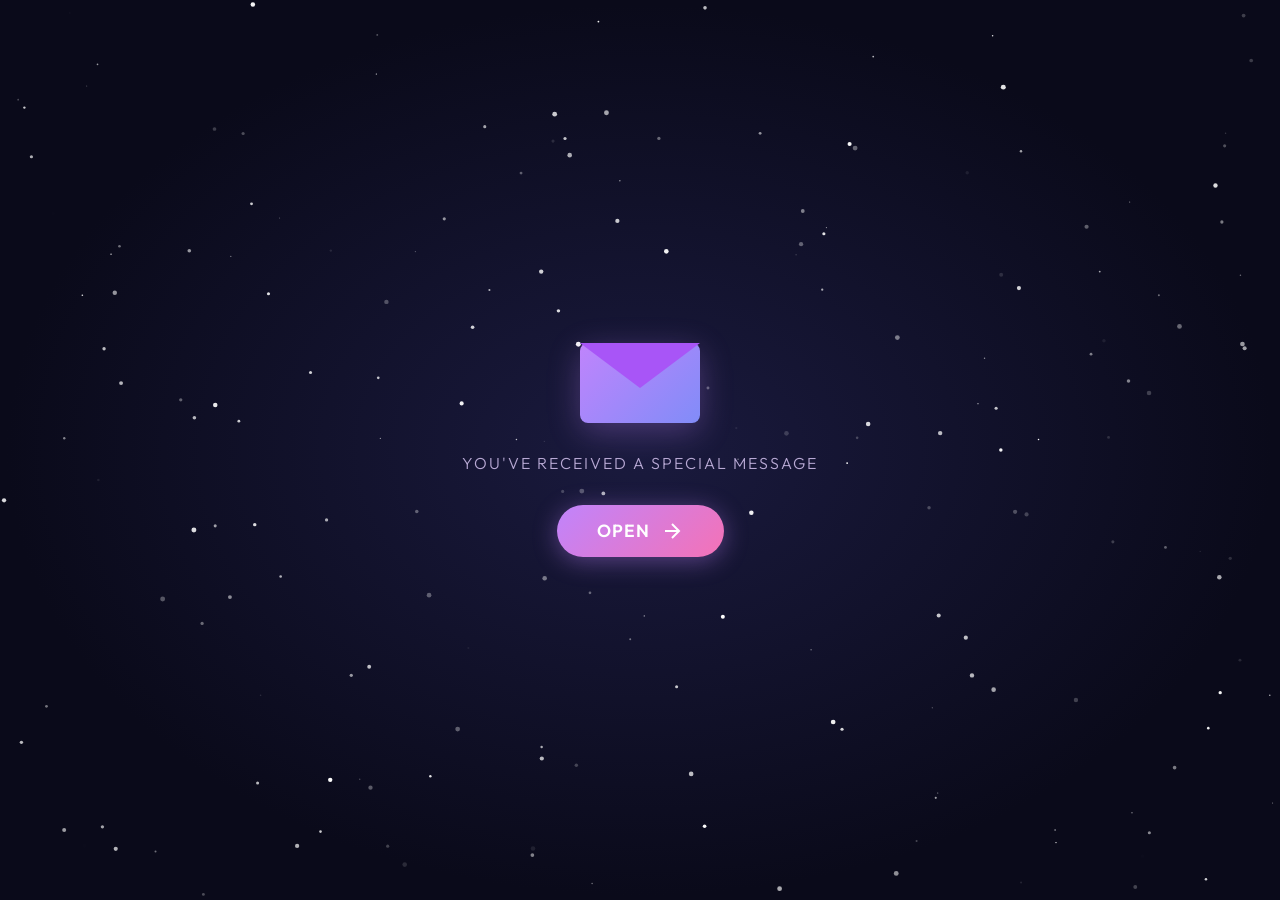
<file: index.html>
<!DOCTYPE html>
<html lang="en">

<head>
    <title>Happy Birthday Pranjal 🎂</title>
    <meta charset="utf-8">
    <meta name="viewport" content="width=device-width, initial-scale=1.0">
    <meta name="description" content="A special birthday wish for Pranjal">
    <link rel="preconnect" href="https://fonts.googleapis.com">
    <link rel="preconnect" href="https://fonts.gstatic.com" crossorigin>
    <link
        href="https://fonts.googleapis.com/css2?family=Great+Vibes&family=Outfit:wght@300;400;500;600;700&family=Playfair+Display:ital,wght@0,400;0,700;1,400&display=swap"
        rel="stylesheet">
    <link rel="stylesheet" href="style.css">
</head>

<body>
    <!-- Landing / Start Screen -->
    <div id="landing-screen">
        <canvas id="stars-canvas"></canvas>
        <div class="landing-content">
            <div class="envelope" id="envelope">
                <div class="envelope-flap"></div>
                <div class="envelope-body">
                    <div class="envelope-letter"></div>
                </div>
            </div>
            <p class="landing-subtitle">You've received a special message</p>
            <button id="start-btn">
                <span>Open</span>
                <svg width="24" height="24" viewBox="0 0 24 24" fill="none" stroke="currentColor" stroke-width="2">
                    <path d="M5 12h14M12 5l7 7-7 7" />
                </svg>
            </button>
        </div>
    </div>

    <!-- Main Birthday Content -->
    <div id="main-content" class="hidden">
        <canvas id="confetti-canvas"></canvas>

        <!-- Floating particles -->
        <div id="particles"></div>

        <!-- Hero Section -->
        <section class="hero-section">
            <div class="glow-orb orb-1"></div>
            <div class="glow-orb orb-2"></div>
            <div class="glow-orb orb-3"></div>

            <div class="hero-text-container">
                <p class="hero-pre-text animate-fade-up">✨ Today is special ✨</p>
                <h1 class="hero-title animate-fade-up delay-1">
                    Happy Birthday
                </h1>
                <h2 class="hero-name animate-fade-up delay-2">Pranjal</h2>
                <div class="divider animate-fade-up delay-3">
                    <span class="divider-star">⭐</span>
                </div>
            </div>
        </section>

        <!-- Message Section -->
        <section class="message-section">
            <div class="message-card animate-on-scroll">
                <div class="card-glow"></div>
                <div class="message-icon">💌</div>
                <div id="typewriter-container">
                    <p id="typewriter-text"></p>
                    <span class="cursor">|</span>
                </div>
            </div>
        </section>

        <!-- Wishes Section -->
        <section class="wishes-section">
            <h3 class="section-title animate-on-scroll">Wishing You</h3>
            <div class="wishes-grid">
                <div class="wish-card animate-on-scroll" style="--delay: 0.1s">
                    <div class="wish-icon">🌟</div>
                    <h4>Endless Joy</h4>
                    <p>May every moment bring you pure happiness and laughter</p>
                </div>
                <div class="wish-card animate-on-scroll" style="--delay: 0.2s">
                    <div class="wish-icon">💫</div>
                    <h4>Big Dreams</h4>
                    <p>May all your dreams and aspirations come true this year</p>
                </div>
                <div class="wish-card animate-on-scroll" style="--delay: 0.3s">
                    <div class="wish-icon">❤️</div>
                    <h4>Love & Peace</h4>
                    <p>May you be surrounded by love and warmth always</p>
                </div>
                <div class="wish-card animate-on-scroll" style="--delay: 0.4s">
                    <div class="wish-icon">🎯</div>
                    <h4>Great Success</h4>
                    <p>May success follow you in everything you do</p>
                </div>
            </div>
        </section>

        <!-- Cake Section -->
        <section class="cake-section">
            <div class="cake-container animate-on-scroll">
                <div class="cake-glow"></div>
                <img src="img/cake.gif" alt="Birthday Cake" class="cake-img">
                <p class="cake-text">Make a wish & blow the candles! 🕯️</p>
            </div>
        </section>

        <!-- Footer -->
        <footer class="birthday-footer">
            <div class="footer-stars"></div>
            <!-- <p class="footer-text">
                Made with <span class="heart">❤️</span> just for you
            </p> -->
            <p class="footer-name">Happy Birthday Pranjal! 🎉</p>
        </footer>
    </div>

    <!-- Audio -->
    <audio id="bg-music" loop>
        <source src="music.mp3" type="audio/mpeg">
    </audio>

    <!-- Music Toggle -->
    <button id="music-toggle" class="hidden" title="Toggle Music">
        <svg id="music-on-icon" width="24" height="24" viewBox="0 0 24 24" fill="currentColor" style="display:none;">
            <path
                d="M3 9v6h4l5 5V4L7 9H3zm13.5 3c0-1.77-1.02-3.29-2.5-4.03v8.05c1.48-.73 2.5-2.25 2.5-4.02zM14 3.23v2.06c2.89.86 5 3.54 5 6.71s-2.11 5.85-5 6.71v2.06c4.01-.91 7-4.49 7-8.77s-2.99-7.86-7-8.77z" />
        </svg>
        <svg id="music-off-icon" width="24" height="24" viewBox="0 0 24 24" fill="currentColor">
            <path
                d="M16.5 12c0-1.77-1.02-3.29-2.5-4.03v2.21l2.45 2.45c.03-.2.05-.41.05-.63zm2.5 0c0 .94-.2 1.82-.54 2.64l1.51 1.51C20.63 14.91 21 13.5 21 12c0-4.28-2.99-7.86-7-8.77v2.06c2.89.86 5 3.54 5 6.71zM4.27 3L3 4.27 7.73 9H3v6h4l5 5v-6.73l4.25 4.25c-.67.52-1.42.93-2.25 1.18v2.06c1.38-.31 2.63-.95 3.69-1.81L19.73 21 21 19.73l-9-9L4.27 3zM12 4L9.91 6.09 12 8.18V4z" />
        </svg>
    </button>

    <script src="js/jquery.min.js"></script>
    <script>
        // ===== CONFIGURATION =====
        const BIRTHDAY_NAME = "Pranjal";
        const MESSAGES = [
            `Dear ${BIRTHDAY_NAME},`,
            "Wishing you the most amazing birthday filled with love, laughter, and all the things that make you happiest.",
            "May this new year of your life bring incredible adventures, beautiful memories, and dreams fulfilled.",
            "You deserve nothing but the best. Cheers to you! 🥂"
        ];

        // ===== STARS CANVAS (Landing) =====
        function initStars() {
            const canvas = document.getElementById('stars-canvas');
            const ctx = canvas.getContext('2d');
            let stars = [];

            function resize() {
                canvas.width = window.innerWidth;
                canvas.height = window.innerHeight;
            }
            resize();
            window.addEventListener('resize', resize);

            for (let i = 0; i < 200; i++) {
                stars.push({
                    x: Math.random() * canvas.width,
                    y: Math.random() * canvas.height,
                    size: Math.random() * 2 + 0.5,
                    speed: Math.random() * 0.5 + 0.1,
                    opacity: Math.random(),
                    flickerSpeed: Math.random() * 0.02 + 0.005
                });
            }

            function drawStars() {
                ctx.clearRect(0, 0, canvas.width, canvas.height);
                stars.forEach(star => {
                    star.opacity += star.flickerSpeed;
                    if (star.opacity > 1 || star.opacity < 0.2) star.flickerSpeed *= -1;
                    ctx.beginPath();
                    ctx.arc(star.x, star.y, star.size, 0, Math.PI * 2);
                    ctx.fillStyle = `rgba(255, 255, 255, ${star.opacity})`;
                    ctx.fill();
                });
                requestAnimationFrame(drawStars);
            }
            drawStars();
        }

        // ===== CONFETTI SYSTEM =====
        function initConfetti() {
            const canvas = document.getElementById('confetti-canvas');
            const ctx = canvas.getContext('2d');
            let particles = [];
            const colors = ['#ff6b6b', '#ffd93d', '#6bcb77', '#4d96ff', '#ff6eb4', '#c084fc', '#fbbf24', '#34d399'];

            function resize() {
                canvas.width = window.innerWidth;
                canvas.height = window.innerHeight;
            }
            resize();
            window.addEventListener('resize', resize);

            function createBurst(count = 150) {
                for (let i = 0; i < count; i++) {
                    const angle = (Math.PI * 2 * i) / count;
                    const velocity = Math.random() * 8 + 4;
                    particles.push({
                        x: canvas.width / 2,
                        y: canvas.height / 2,
                        vx: Math.cos(angle) * velocity * (Math.random() * 0.5 + 0.75),
                        vy: Math.sin(angle) * velocity * (Math.random() * 0.5 + 0.75) - 3,
                        color: colors[Math.floor(Math.random() * colors.length)],
                        size: Math.random() * 8 + 3,
                        rotation: Math.random() * 360,
                        rotationSpeed: Math.random() * 10 - 5,
                        gravity: 0.12,
                        drag: 0.98,
                        opacity: 1,
                        fadeSpeed: Math.random() * 0.008 + 0.003,
                        shape: Math.random() > 0.5 ? 'rect' : 'circle'
                    });
                }
            }

            function continuousConfetti() {
                for (let i = 0; i < 3; i++) {
                    particles.push({
                        x: Math.random() * canvas.width,
                        y: -10,
                        vx: Math.random() * 2 - 1,
                        vy: Math.random() * 2 + 1,
                        color: colors[Math.floor(Math.random() * colors.length)],
                        size: Math.random() * 6 + 2,
                        rotation: Math.random() * 360,
                        rotationSpeed: Math.random() * 6 - 3,
                        gravity: 0.04,
                        drag: 0.99,
                        opacity: 1,
                        fadeSpeed: 0.001,
                        shape: Math.random() > 0.5 ? 'rect' : 'circle'
                    });
                }
            }

            let stopContinuous = false;
            setTimeout(() => stopContinuous = true, 3000); // Stop continuous confetti after 5 seconds

            function animate() {
                ctx.clearRect(0, 0, canvas.width, canvas.height);
                if (!stopContinuous) {
                    continuousConfetti();
                }

                particles = particles.filter(p => p.opacity > 0 && p.y < canvas.height + 50);

                particles.forEach(p => {
                    p.vy += p.gravity;
                    p.vx *= p.drag;
                    p.vy *= p.drag;
                    p.x += p.vx;
                    p.y += p.vy;
                    p.rotation += p.rotationSpeed;
                    if (p.y > canvas.height * 0.7) p.opacity -= p.fadeSpeed * 3;

                    ctx.save();
                    ctx.translate(p.x, p.y);
                    ctx.rotate((p.rotation * Math.PI) / 180);
                    ctx.globalAlpha = p.opacity;
                    ctx.fillStyle = p.color;

                    if (p.shape === 'rect') {
                        ctx.fillRect(-p.size / 2, -p.size / 4, p.size, p.size / 2);
                    } else {
                        ctx.beginPath();
                        ctx.arc(0, 0, p.size / 2, 0, Math.PI * 2);
                        ctx.fill();
                    }
                    ctx.restore();
                });

                requestAnimationFrame(animate);
            }

            // Initial burst
            setTimeout(() => createBurst(200), 500);
            setTimeout(() => createBurst(100), 1500);
            setTimeout(() => createBurst(80), 2800);
            animate();
        }

        // ===== FLOATING PARTICLES =====
        function createFloatingParticles() {
            const container = document.getElementById('particles');
            const emojis = ['✨', '⭐', '🌟', '💫', '🎂', '🎁', '🎈', '🎀', '💖'];

            const particleInterval = setInterval(() => {
                const particle = document.createElement('div');
                particle.className = 'floating-particle';
                particle.textContent = emojis[Math.floor(Math.random() * emojis.length)];
                particle.style.left = Math.random() * 100 + '%';
                particle.style.animationDuration = (Math.random() * 4 + 6) + 's';
                particle.style.fontSize = (Math.random() * 16 + 12) + 'px';
                particle.style.opacity = Math.random() * 0.6 + 0.3;
                container.appendChild(particle);
                setTimeout(() => particle.remove(), 10000);
            }, 600);

            // Stop generating floating particles after 8 seconds
            setTimeout(() => clearInterval(particleInterval), 3000);
        }

        // ===== TYPEWRITER EFFECT =====
        function typeWriter(element, messages, msgIndex = 0, charIndex = 0) {
            if (msgIndex >= messages.length) return;

            const currentMsg = messages[msgIndex];

            if (charIndex === 0 && msgIndex > 0) {
                element.innerHTML += '<br><br>';
            }

            if (charIndex < currentMsg.length) {
                element.innerHTML += currentMsg.charAt(charIndex);
                setTimeout(() => typeWriter(element, messages, msgIndex, charIndex + 1), 40);
            } else {
                setTimeout(() => typeWriter(element, messages, msgIndex + 1, 0), 800);
            }
        }

        // ===== SCROLL ANIMATIONS =====
        function initScrollAnimations() {
            const observer = new IntersectionObserver((entries) => {
                entries.forEach(entry => {
                    if (entry.isIntersecting) {
                        entry.target.classList.add('visible');
                        observer.unobserve(entry.target);
                    }
                });
            }, { threshold: 0.15 });

            document.querySelectorAll('.animate-on-scroll').forEach(el => observer.observe(el));
        }

        // ===== MUSIC CONTROL =====
        const music = document.getElementById('bg-music');
        const musicToggle = document.getElementById('music-toggle');
        const musicOnIcon = document.getElementById('music-on-icon');
        const musicOffIcon = document.getElementById('music-off-icon');
        let isMusicPlaying = false;

        musicToggle.addEventListener('click', () => {
            if (isMusicPlaying) {
                music.pause();
                musicOnIcon.style.display = 'none';
                musicOffIcon.style.display = 'block';
            } else {
                music.play();
                musicOnIcon.style.display = 'block';
                musicOffIcon.style.display = 'none';
            }
            isMusicPlaying = !isMusicPlaying;
        });

        // ===== START EXPERIENCE =====
        initStars();

        document.getElementById('start-btn').addEventListener('click', () => {
            const landing = document.getElementById('landing-screen');
            const main = document.getElementById('main-content');

            landing.classList.add('fade-out');

            setTimeout(() => {
                landing.style.display = 'none';
                main.classList.remove('hidden');
                main.classList.add('fade-in');
                musicToggle.classList.remove('hidden');

                // Start music
                music.play().then(() => {
                    isMusicPlaying = true;
                    musicOnIcon.style.display = 'block';
                    musicOffIcon.style.display = 'none';
                }).catch(() => { });

                // Start effects
                initConfetti();
                createFloatingParticles();
                initScrollAnimations();

                // Start typewriter after a delay
                setTimeout(() => {
                    typeWriter(document.getElementById('typewriter-text'), MESSAGES);
                }, 1500);

            }, 800);
        });
    </script>
</body>

</html>
</file>
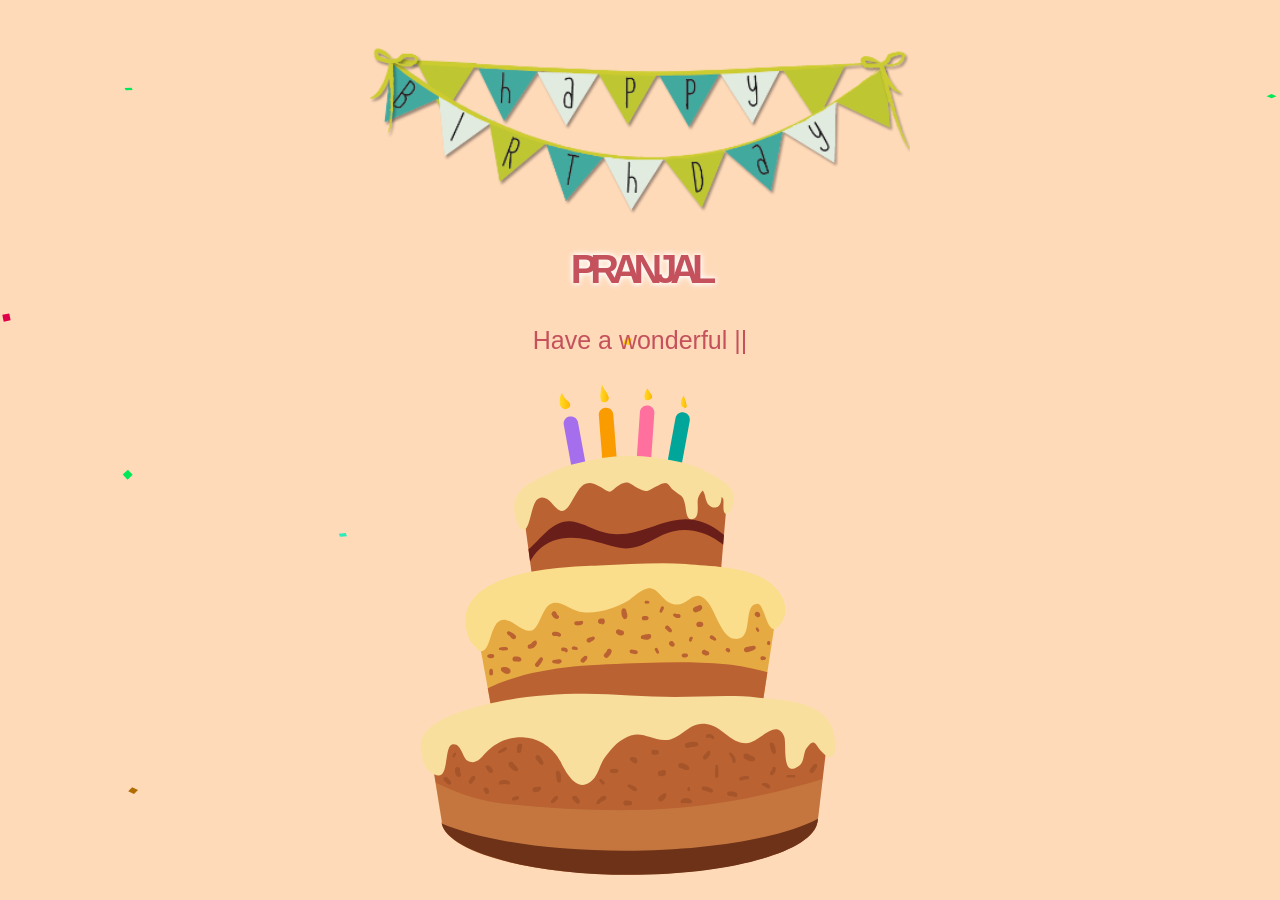
<file: Happy Birthday.html>
<html class="gr__localhost"><head>
<meta http-equiv="content-type" content="text/html; charset=UTF-8">
    <title>Happy Birthday</title>
    <meta charset="utf-8">
    <meta name="viewport" content="width=device-width, initial-scale=1.0">
    
    
<link rel="stylesheet" href="Happy%20Birthday_files/bootstrap.css"><link rel="stylesheet" href="Happy%20Birthday_files/style.css"></head>

<body data-gr-c-s-loaded="true">
    <div>
        <div class="container">
            <div>
                <div class="row">
                    <div class="loader" style="display: none;">
                        <button id="play">Start</button>
                    </div>
                </div>
            </div>
        </div>
    </div>
    <audio class="song" controls="controls" loop="">
        <source src="Happy%20Birthday_files/music.mp3">
        
        Your browser isn't invited for super fun audio time.
    </audio>

    <canvas id="confetti" width="438" height="726"></canvas>
    <div class="container pt-5">
        <div class="row">
            <div class="col-12 col-xl-6 mx-auto">
                <img src="Happy%20Birthday_files/banner.png" alt="">
            </div>
            <div class="col-12  text-center">
                <div id="name" class="area">Pranjal</div>
            </div>

            <div class="col-12 text-center">
                <div class="type-wrap">
                    <div id="typed-strings" class="typing" style="display: none;">
                        <h2>Happy Birthday <i id="nae">Pranjal</i></h2>
                        <h2>Have a wonderful day</h2>
                        <h2>Filled with joy and happiness.</h2>
                    </div>
                    <span id="typed" style="white-space:pre;">Happy Birthday <i id="nae">Pranjal</i></span><span class="typed-cursor">|</span>
                </div>
            </div>

            <div class="col-12 col-xl-6 mx-auto">
                <img src="Happy%20Birthday_files/cake.svg" alt="">
            </div>
        </div>

    </div>
    <img src="Happy%20Birthday_files/Balloon-Border.png" class="balloon-border" style="top: -500px;" width="100%">


<!-- Code injected by live-server -->
<script type="text/javascript">
	// <![CDATA[  <-- For SVG support
	if ('WebSocket' in window) {
		(function () {
			function refreshCSS() {
				var sheets = [].slice.call(document.getElementsByTagName("link"));
				var head = document.getElementsByTagName("head")[0];
				for (var i = 0; i < sheets.length; ++i) {
					var elem = sheets[i];
					var parent = elem.parentElement || head;
					parent.removeChild(elem);
					var rel = elem.rel;
					if (elem.href && typeof rel != "string" || rel.length == 0 || rel.toLowerCase() == "stylesheet") {
						var url = elem.href.replace(/(&|\?)_cacheOverride=\d+/, '');
						elem.href = url + (url.indexOf('?') >= 0 ? '&' : '?') + '_cacheOverride=' + (new Date().valueOf());
					}
					parent.appendChild(elem);
				}
			}
			var protocol = window.location.protocol === 'http:' ? 'ws://' : 'wss://';
			var address = protocol + window.location.host + window.location.pathname + '/ws';
			var socket = new WebSocket(address);
			socket.onmessage = function (msg) {
				if (msg.data == 'reload') window.location.reload();
				else if (msg.data == 'refreshcss') refreshCSS();
			};
			if (sessionStorage && !sessionStorage.getItem('IsThisFirstTime_Log_From_LiveServer')) {
				console.log('Live reload enabled.');
				sessionStorage.setItem('IsThisFirstTime_Log_From_LiveServer', true);
			}
		})();
	}
	else {
		console.error('Upgrade your browser. This Browser is NOT supported WebSocket for Live-Reloading.');
	}
	// ]]>
</script>
<script src="Happy%20Birthday_files/snowflakes.js"></script>
<script src="Happy%20Birthday_files/jquery.js"></script>
<script src="Happy%20Birthday_files/typed.js"></script>
<script src="Happy%20Birthday_files/script.js"></script><style type="text/css" data-typed-js-css="true">
        .typed-cursor{
          opacity: 1;
        }
        .typed-cursor.typed-cursor--blink{
          animation: typedjsBlink 0.7s infinite;
          -webkit-animation: typedjsBlink 0.7s infinite;
                  animation: typedjsBlink 0.7s infinite;
        }
        @keyframes typedjsBlink{
          50% { opacity: 0.0; }
        }
        @-webkit-keyframes typedjsBlink{
          0% { opacity: 1; }
          50% { opacity: 0.0; }
          100% { opacity: 1; }
        }
      </style>
<script>

</script>

</body><span class="gr__tooltip"><span class="gr__tooltip-content"></span><i class="gr__tooltip-logo"></i><span class="gr__triangle"></span></span></html>
</file>
<file: style.css>
/* ===== CSS RESET & BASE ===== */
*, *::before, *::after {
    margin: 0;
    padding: 0;
    box-sizing: border-box;
}

:root {
    --bg-primary: #0a0a1a;
    --bg-secondary: #111128;
    --bg-card: rgba(255, 255, 255, 0.04);
    --bg-card-hover: rgba(255, 255, 255, 0.08);
    --text-primary: #f0e6ff;
    --text-secondary: #b8a9d4;
    --text-muted: #7a6b96;
    --accent-1: #c084fc;
    --accent-2: #818cf8;
    --accent-3: #f472b6;
    --accent-4: #fbbf24;
    --gold: #ffd700;
    --glass-border: rgba(255, 255, 255, 0.08);
    --glow-purple: rgba(192, 132, 252, 0.3);
    --glow-pink: rgba(244, 114, 182, 0.3);
}

html {
    scroll-behavior: smooth;
}

body {
    font-family: 'Outfit', sans-serif;
    background: var(--bg-primary);
    color: var(--text-primary);
    overflow-x: hidden;
    min-height: 100vh;
    line-height: 1.6;
}

.hidden {
    display: none !important;
}

/* ===== LANDING SCREEN ===== */
#landing-screen {
    position: fixed;
    top: 0;
    left: 0;
    width: 100%;
    height: 100%;
    background: radial-gradient(ellipse at center, #1a1a3e 0%, #0a0a1a 70%);
    display: flex;
    align-items: center;
    justify-content: center;
    z-index: 1000;
    transition: opacity 0.8s ease, transform 0.8s ease;
}

#landing-screen.fade-out {
    opacity: 0;
    transform: scale(1.1);
    pointer-events: none;
}

#stars-canvas {
    position: absolute;
    top: 0;
    left: 0;
    width: 100%;
    height: 100%;
}

.landing-content {
    position: relative;
    z-index: 10;
    text-align: center;
    display: flex;
    flex-direction: column;
    align-items: center;
    gap: 28px;
}

/* Envelope Animation */
.envelope {
    width: 120px;
    height: 80px;
    position: relative;
    cursor: pointer;
    animation: envelopeFloat 3s ease-in-out infinite;
}

.envelope-body {
    width: 120px;
    height: 80px;
    background: linear-gradient(135deg, #c084fc, #818cf8);
    border-radius: 8px;
    position: relative;
    display: flex;
    align-items: center;
    justify-content: center;
    box-shadow: 0 8px 32px rgba(192, 132, 252, 0.3);
}

.envelope-flap {
    position: absolute;
    top: 0;
    left: 0;
    width: 0;
    height: 0;
    border-left: 60px solid transparent;
    border-right: 60px solid transparent;
    border-top: 45px solid #a855f7;
    z-index: 2;
    transform-origin: top;
    animation: flapOpen 2s ease-in-out infinite alternate;
}

.envelope-letter {
    font-size: 32px;
    animation: letterPeek 2s ease-in-out infinite alternate;
}

@keyframes envelopeFloat {
    0%, 100% { transform: translateY(0); }
    50% { transform: translateY(-10px); }
}

@keyframes flapOpen {
    0% { transform: rotateX(0deg); }
    100% { transform: rotateX(30deg); }
}

@keyframes letterPeek {
    0% { transform: translateY(0); }
    100% { transform: translateY(-8px); }
}

.landing-subtitle {
    font-size: 1rem;
    color: var(--text-secondary);
    letter-spacing: 2px;
    text-transform: uppercase;
    font-weight: 300;
}

#start-btn {
    display: flex;
    align-items: center;
    gap: 10px;
    padding: 14px 40px;
    background: linear-gradient(135deg, var(--accent-1), var(--accent-3));
    color: white;
    border: none;
    border-radius: 50px;
    font-family: 'Outfit', sans-serif;
    font-size: 1.1rem;
    font-weight: 600;
    letter-spacing: 1px;
    cursor: pointer;
    transition: all 0.3s ease;
    box-shadow: 0 4px 24px rgba(192, 132, 252, 0.4);
    text-transform: uppercase;
}

#start-btn:hover {
    transform: translateY(-2px) scale(1.05);
    box-shadow: 0 8px 40px rgba(192, 132, 252, 0.6);
}

#start-btn:active {
    transform: translateY(0) scale(0.98);
}

/* ===== MAIN CONTENT ===== */
#main-content {
    position: relative;
    min-height: 100vh;
}

#main-content.fade-in {
    animation: fadeIn 1s ease forwards;
}

@keyframes fadeIn {
    from { opacity: 0; }
    to { opacity: 1; }
}

#confetti-canvas {
    position: fixed;
    top: 0;
    left: 0;
    width: 100%;
    height: 100%;
    pointer-events: none;
    z-index: 100;
}

/* ===== FLOATING PARTICLES ===== */
#particles {
    position: fixed;
    top: 0;
    left: 0;
    width: 100%;
    height: 100%;
    pointer-events: none;
    z-index: 50;
    overflow: hidden;
}

.floating-particle {
    position: absolute;
    bottom: -30px;
    animation: floatUp linear forwards;
    pointer-events: none;
}

@keyframes floatUp {
    0% {
        transform: translateY(0) rotate(0deg) scale(1);
        opacity: 0;
    }
    10% {
        opacity: 1;
    }
    90% {
        opacity: 0.6;
    }
    100% {
        transform: translateY(-110vh) rotate(360deg) scale(0.5);
        opacity: 0;
    }
}

/* ===== HERO SECTION ===== */
.hero-section {
    min-height: 100vh;
    display: flex;
    align-items: center;
    justify-content: center;
    position: relative;
    overflow: hidden;
    padding: 40px 20px;
}

.glow-orb {
    position: absolute;
    border-radius: 50%;
    filter: blur(80px);
    opacity: 0.4;
    animation: orbFloat 8s ease-in-out infinite;
}

.orb-1 {
    width: 400px;
    height: 400px;
    background: var(--glow-purple);
    top: -100px;
    right: -100px;
    animation-delay: 0s;
}

.orb-2 {
    width: 300px;
    height: 300px;
    background: var(--glow-pink);
    bottom: -50px;
    left: -50px;
    animation-delay: -3s;
}

.orb-3 {
    width: 200px;
    height: 200px;
    background: rgba(251, 191, 36, 0.2);
    top: 50%;
    left: 50%;
    transform: translate(-50%, -50%);
    animation-delay: -5s;
}

@keyframes orbFloat {
    0%, 100% { transform: translate(0, 0) scale(1); }
    33% { transform: translate(30px, -30px) scale(1.1); }
    66% { transform: translate(-20px, 20px) scale(0.9); }
}

.hero-text-container {
    text-align: center;
    position: relative;
    z-index: 10;
}

.hero-pre-text {
    font-size: 1.1rem;
    color: var(--accent-4);
    letter-spacing: 4px;
    text-transform: uppercase;
    margin-bottom: 16px;
    font-weight: 300;
}

.hero-title {
    font-family: 'Playfair Display', serif;
    font-size: clamp(2.5rem, 8vw, 5.5rem);
    font-weight: 700;
    background: linear-gradient(135deg, #c084fc, #f472b6, #fbbf24, #c084fc);
    background-size: 300% 300%;
    -webkit-background-clip: text;
    -webkit-text-fill-color: transparent;
    background-clip: text;
    animation: gradientShift 4s ease infinite;
    line-height: 1.2;
    margin-bottom: 8px;
    text-shadow: none;
}

.hero-name {
    font-family: 'Great Vibes', cursive;
    font-size: clamp(3rem, 10vw, 7rem);
    color: var(--gold);
    text-shadow: 0 0 30px rgba(255, 215, 0, 0.4), 0 0 60px rgba(255, 215, 0, 0.2);
    margin-bottom: 20px;
    animation: nameGlow 2s ease-in-out infinite alternate;
}

@keyframes gradientShift {
    0% { background-position: 0% 50%; }
    50% { background-position: 100% 50%; }
    100% { background-position: 0% 50%; }
}

@keyframes nameGlow {
    0% { text-shadow: 0 0 30px rgba(255, 215, 0, 0.4), 0 0 60px rgba(255, 215, 0, 0.2); }
    100% { text-shadow: 0 0 40px rgba(255, 215, 0, 0.6), 0 0 80px rgba(255, 215, 0, 0.3), 0 0 120px rgba(255, 215, 0, 0.1); }
}

.divider {
    display: flex;
    align-items: center;
    justify-content: center;
    gap: 16px;
    margin-top: 10px;
}

.divider::before,
.divider::after {
    content: '';
    width: 80px;
    height: 1px;
    background: linear-gradient(90deg, transparent, var(--accent-1), transparent);
}

.divider-star {
    font-size: 1.2rem;
    animation: spin 4s linear infinite;
}

@keyframes spin {
    from { transform: rotate(0deg); }
    to { transform: rotate(360deg); }
}

/* ===== ANIMATIONS ===== */
.animate-fade-up {
    opacity: 0;
    transform: translateY(40px);
    animation: fadeUp 1s ease forwards;
}

.delay-1 { animation-delay: 0.3s; }
.delay-2 { animation-delay: 0.6s; }
.delay-3 { animation-delay: 0.9s; }

@keyframes fadeUp {
    to {
        opacity: 1;
        transform: translateY(0);
    }
}

.animate-on-scroll {
    opacity: 0;
    transform: translateY(50px);
    transition: all 0.8s cubic-bezier(0.16, 1, 0.3, 1);
    transition-delay: var(--delay, 0s);
}

.animate-on-scroll.visible {
    opacity: 1;
    transform: translateY(0);
}

/* ===== MESSAGE SECTION ===== */
.message-section {
    padding: 80px 20px;
    display: flex;
    justify-content: center;
}

.message-card {
    position: relative;
    max-width: 650px;
    width: 100%;
    background: var(--bg-card);
    backdrop-filter: blur(20px);
    -webkit-backdrop-filter: blur(20px);
    border: 1px solid var(--glass-border);
    border-radius: 24px;
    padding: 48px 40px;
    overflow: hidden;
}

.card-glow {
    position: absolute;
    top: -50%;
    left: -50%;
    width: 200%;
    height: 200%;
    background: radial-gradient(circle at 30% 30%, rgba(192, 132, 252, 0.06), transparent 50%);
    pointer-events: none;
}

.message-icon {
    font-size: 2.5rem;
    margin-bottom: 24px;
}

#typewriter-container {
    position: relative;
}

#typewriter-text {
    font-family: 'Playfair Display', serif;
    font-size: 1.15rem;
    line-height: 1.9;
    color: var(--text-secondary);
    font-style: italic;
    min-height: 120px;
}

.cursor {
    display: inline-block;
    color: var(--accent-1);
    font-weight: 300;
    animation: blink 1s step-end infinite;
    margin-left: 2px;
}

@keyframes blink {
    50% { opacity: 0; }
}

/* ===== WISHES SECTION ===== */
.wishes-section {
    padding: 60px 20px 80px;
    max-width: 1000px;
    margin: 0 auto;
}

.section-title {
    font-family: 'Playfair Display', serif;
    font-size: 2.2rem;
    text-align: center;
    margin-bottom: 48px;
    background: linear-gradient(135deg, var(--accent-1), var(--accent-3));
    -webkit-background-clip: text;
    -webkit-text-fill-color: transparent;
    background-clip: text;
}

.wishes-grid {
    display: grid;
    grid-template-columns: repeat(auto-fit, minmax(220px, 1fr));
    gap: 20px;
}

.wish-card {
    background: var(--bg-card);
    backdrop-filter: blur(10px);
    -webkit-backdrop-filter: blur(10px);
    border: 1px solid var(--glass-border);
    border-radius: 20px;
    padding: 32px 24px;
    text-align: center;
    transition: all 0.4s cubic-bezier(0.16, 1, 0.3, 1);
    position: relative;
    overflow: hidden;
}

.wish-card::before {
    content: '';
    position: absolute;
    top: 0;
    left: 0;
    right: 0;
    height: 2px;
    background: linear-gradient(90deg, var(--accent-1), var(--accent-3), var(--accent-4));
    opacity: 0;
    transition: opacity 0.4s ease;
}

.wish-card:hover {
    background: var(--bg-card-hover);
    transform: translateY(-6px);
    border-color: rgba(192, 132, 252, 0.2);
    box-shadow: 0 20px 60px rgba(0, 0, 0, 0.3), 0 0 40px rgba(192, 132, 252, 0.08);
}

.wish-card:hover::before {
    opacity: 1;
}

.wish-icon {
    font-size: 2.5rem;
    margin-bottom: 16px;
    display: inline-block;
    animation: iconBounce 2s ease-in-out infinite;
}

.wish-card:nth-child(2) .wish-icon { animation-delay: 0.3s; }
.wish-card:nth-child(3) .wish-icon { animation-delay: 0.6s; }
.wish-card:nth-child(4) .wish-icon { animation-delay: 0.9s; }

@keyframes iconBounce {
    0%, 100% { transform: translateY(0); }
    50% { transform: translateY(-6px); }
}

.wish-card h4 {
    font-family: 'Outfit', sans-serif;
    font-size: 1.15rem;
    font-weight: 600;
    margin-bottom: 8px;
    color: var(--text-primary);
}

.wish-card p {
    font-size: 0.9rem;
    color: var(--text-muted);
    line-height: 1.5;
}

/* ===== CAKE SECTION ===== */
.cake-section {
    padding: 40px 20px 80px;
    display: flex;
    justify-content: center;
}

.cake-container {
    position: relative;
    text-align: center;
    max-width: 320px;
}

.cake-glow {
    position: absolute;
    top: 50%;
    left: 50%;
    transform: translate(-50%, -50%);
    width: 280px;
    height: 280px;
    background: radial-gradient(circle, rgba(251, 191, 36, 0.15), transparent 70%);
    border-radius: 50%;
    animation: cakeGlow 3s ease-in-out infinite alternate;
}

@keyframes cakeGlow {
    0% { transform: translate(-50%, -50%) scale(1); opacity: 0.5; }
    100% { transform: translate(-50%, -50%) scale(1.2); opacity: 0.8; }
}

.cake-img {
    width: 240px;
    height: auto;
    position: relative;
    z-index: 2;
    filter: drop-shadow(0 10px 30px rgba(251, 191, 36, 0.2));
    border-radius: 16px;
}

.cake-text {
    margin-top: 20px;
    font-size: 1rem;
    color: var(--text-secondary);
    font-style: italic;
}

/* ===== FOOTER ===== */
.birthday-footer {
    text-align: center;
    padding: 60px 20px;
    position: relative;
    border-top: 1px solid var(--glass-border);
    background: linear-gradient(to top, rgba(192, 132, 252, 0.03), transparent);
}

.footer-text {
    font-size: 0.95rem;
    color: var(--text-muted);
    margin-bottom: 8px;
}

.heart {
    display: inline-block;
    animation: heartbeat 1.2s ease-in-out infinite;
}

@keyframes heartbeat {
    0%, 100% { transform: scale(1); }
    25% { transform: scale(1.2); }
    50% { transform: scale(1); }
    75% { transform: scale(1.15); }
}

.footer-name {
    font-family: 'Great Vibes', cursive;
    font-size: 1.8rem;
    background: linear-gradient(135deg, var(--accent-1), var(--accent-4));
    -webkit-background-clip: text;
    -webkit-text-fill-color: transparent;
    background-clip: text;
    margin-top: 8px;
}

/* ===== MUSIC TOGGLE ===== */
#music-toggle {
    position: fixed;
    bottom: 28px;
    right: 28px;
    width: 50px;
    height: 50px;
    border-radius: 50%;
    border: 1px solid var(--glass-border);
    background: rgba(17, 17, 40, 0.8);
    backdrop-filter: blur(10px);
    -webkit-backdrop-filter: blur(10px);
    color: var(--accent-1);
    cursor: pointer;
    z-index: 200;
    display: flex;
    align-items: center;
    justify-content: center;
    transition: all 0.3s ease;
    box-shadow: 0 4px 20px rgba(0, 0, 0, 0.3);
}

#music-toggle:hover {
    background: rgba(192, 132, 252, 0.15);
    border-color: var(--accent-1);
    transform: scale(1.1);
}

/* ===== RESPONSIVE ===== */
@media (max-width: 768px) {
    .hero-section {
        padding: 60px 20px;
    }

    .message-card {
        padding: 32px 24px;
    }

    #typewriter-text {
        font-size: 1rem;
    }

    .wishes-grid {
        grid-template-columns: repeat(2, 1fr);
        gap: 14px;
    }

    .wish-card {
        padding: 24px 16px;
    }

    .cake-img {
        width: 180px;
    }

    .orb-1 { width: 250px; height: 250px; }
    .orb-2 { width: 200px; height: 200px; }
    .orb-3 { width: 150px; height: 150px; }
}

@media (max-width: 480px) {
    .wishes-grid {
        grid-template-columns: 1fr;
    }

    .landing-subtitle {
        font-size: 0.85rem;
        letter-spacing: 1px;
    }
}

/* ===== SCROLLBAR ===== */
::-webkit-scrollbar {
    width: 6px;
}

::-webkit-scrollbar-track {
    background: var(--bg-primary);
}

::-webkit-scrollbar-thumb {
    background: var(--accent-1);
    border-radius: 3px;
}

::-webkit-scrollbar-thumb:hover {
    background: var(--accent-3);
}
</file>
